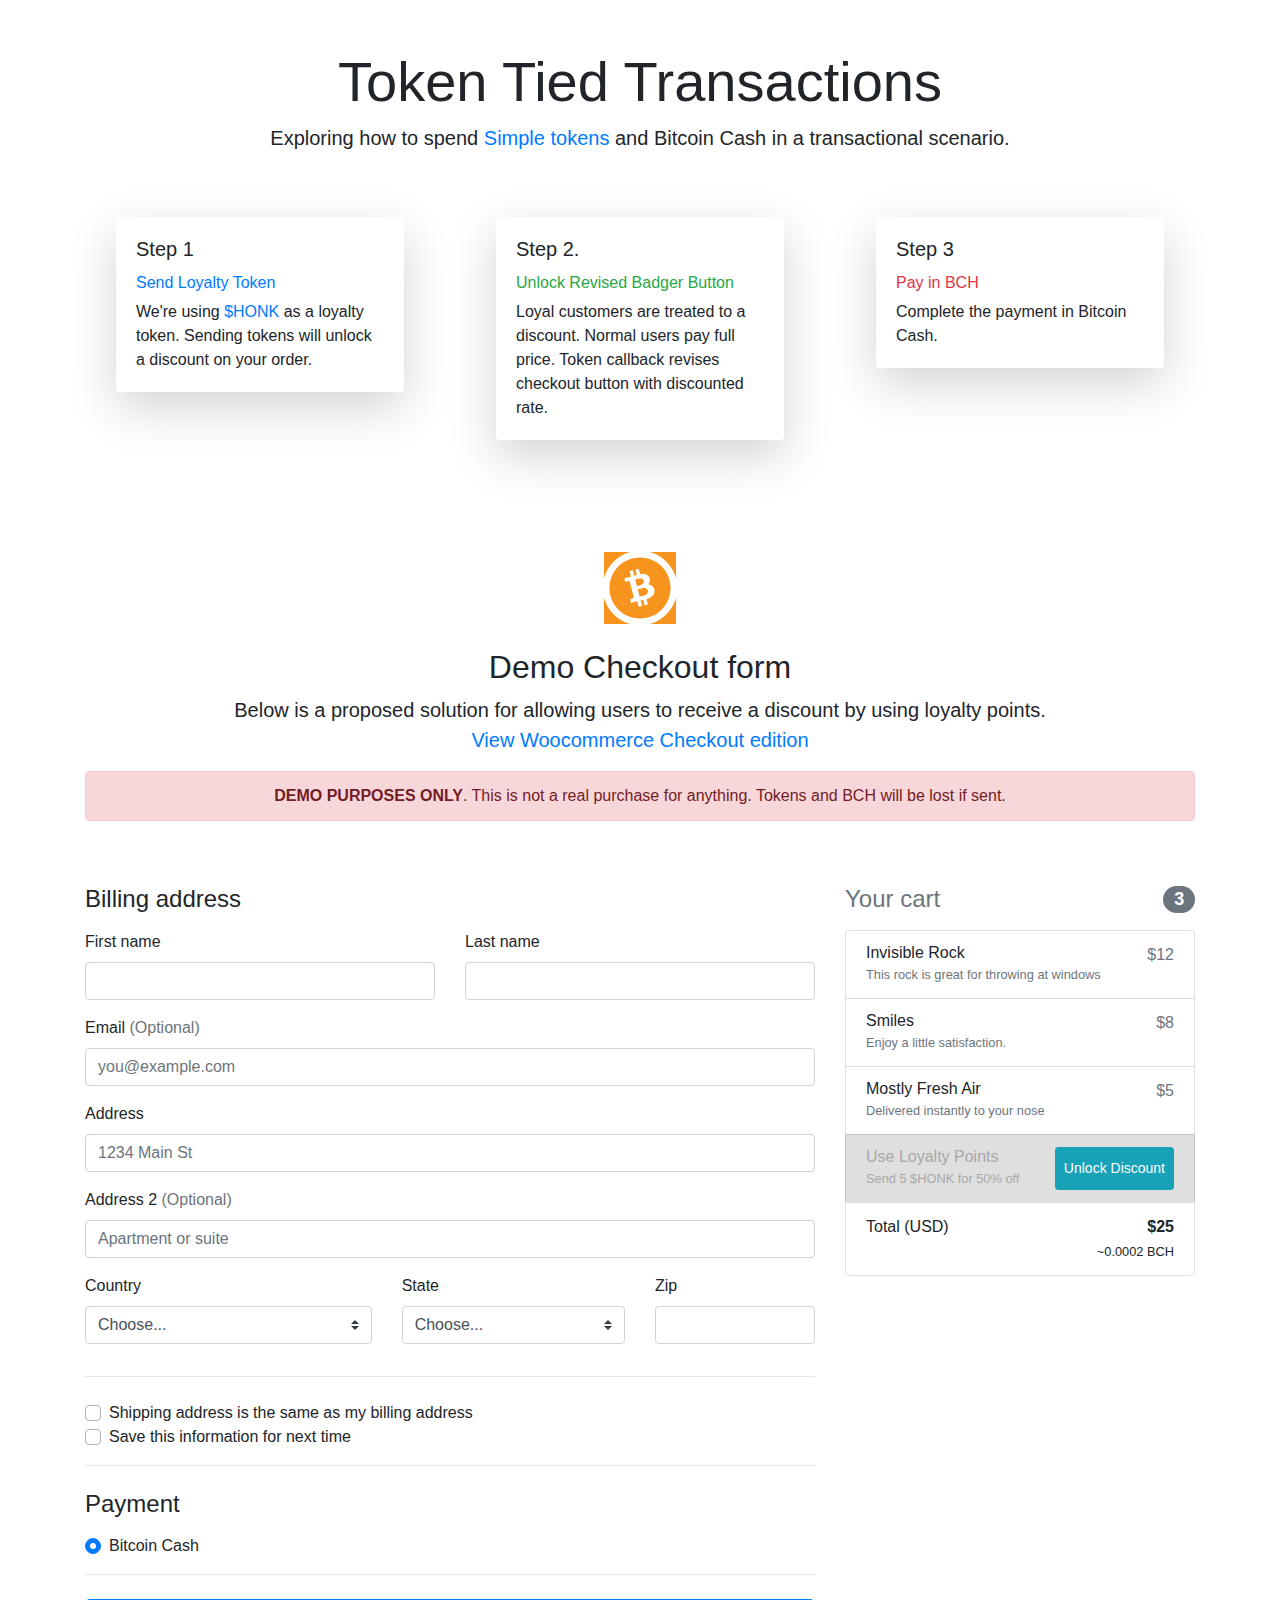
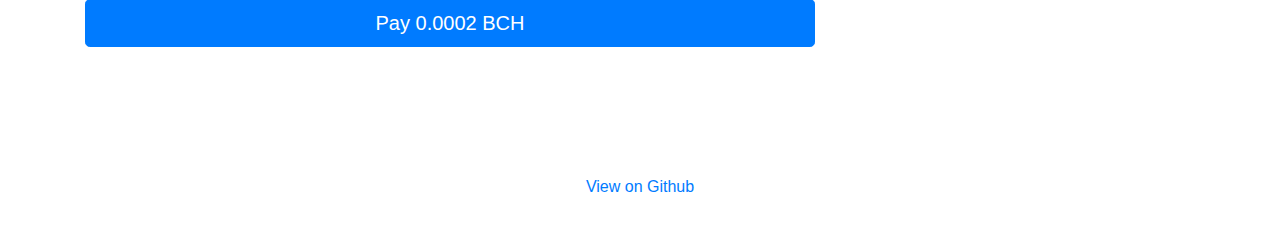
<file: index.html>
<!doctype html>
<html class="no-js" lang="">

<head>
  <meta charset="utf-8">
  <title>Loyal Badger | How to spend Loyalty Tokens with a Bitcoin Cash payment</title>
  <meta name="description" content="">
  <meta name="viewport" content="width=device-width, initial-scale=1">

  <link rel="manifest" href="site.webmanifest">
  <link rel="apple-touch-icon" href="icon.png">
  <link rel="icon" type="image/png" href="favicon.png">
  <link rel="stylesheet" href="css/normalize.css">
  <link rel="stylesheet" href="css/main.css">

  <script type="text/javascript" src="https://developer.bitcoin.com/badger/badgerToken-1.0.1.js"></script>

  <!-- <script type="text/javascript" src="https://developer.bitcoin.com/badger/badgerButton-1.0.1.js"></script> -->

  <meta name="theme-color" content="#fafafa">

  <link rel="stylesheet" href="https://stackpath.bootstrapcdn.com/bootstrap/4.3.1/css/bootstrap.min.css" integrity="sha384-ggOyR0iXCbMQv3Xipma34MD+dH/1fQ784/j6cY/iJTQUOhcWr7x9JvoRxT2MZw1T" crossorigin="anonymous">
</head>

<body>
  <!--[if IE]>
    <p class="browserupgrade">You are using an <strong>outdated</strong> browser. Please <a href="https://browsehappy.com/">upgrade your browser</a> to improve your experience and security.</p>
  <![endif]-->

  <!-- Add your site or application content here -->

  <div class="container">
    <div class="row pt-4 pb-4 text-center">
      <div class="col-sm pt-4 pb-4">
        <h3 class="display-4">Token Tied Transactions</h3>
        <p class="lead">Exploring how to spend <a href="https://simpleledger.cash/">Simple tokens</a> and Bitcoin Cash in a transactional scenario.</p>
      </div>
    </div>
    <div class="row">
      <div class="col-sm">
        <div class="card border-0 shadow-lg mb-3" style="width: 18rem;margin-left:auto;margin-right:auto;">
          <div class="card-body">
            <h5 class="card-title">Step 1</h5>
            <h6 class="text-primary">Send Loyalty Token</h6>
            <p class="card-text">We're using <a href="https://explorer.bitcoin.com/bch/tx/7f8889682d57369ed0e32336f8b7e0ffec625a35cca183f4e81fde4e71a538a1">$HONK</a> as a loyalty token. Sending tokens will unlock a discount on your order.</p>
          </div>
        </div>

      </div>
      <div class="col-sm">
        <div class="card border-0 shadow-lg mb-3" style="width: 18rem;margin-left:auto;margin-right:auto;">
          <div class="card-body">
            <h5 class="card-title">Step 2.</h5>
            <h6 class="text-success">Unlock Revised Badger Button</h6>
            <p class="card-text">Loyal customers are treated to a discount. Normal users pay full price. Token callback revises checkout button with discounted rate.</p>
          </div>
        </div>

      </div>
      <div class="col-sm">
        <div class="card border-0 shadow-lg mb-3" style="width: 18rem;margin-left:auto;margin-right:auto;">
          <div class="card-body">
            <h5 class="card-title">Step 3</h5>
            <h6 class="text-danger">Pay in BCH</h6>
            <p class="card-text">Complete the payment in Bitcoin Cash.</p>
          </div>
        </div>
      </div>
    </div>
  </div>

  <div class="container pt-5">
    <div class="py-5 text-center">
      <img class="d-block mx-auto mb-4" src="img/bch_logo.svg" alt="BCH Logo" width="72" height="72">
      <h2>Demo Checkout form</h2>
      <p class="lead">Below is a proposed solution for allowing users to receive a discount by using loyalty points. <br><a href="cart.html">View Woocommerce Checkout edition</a></p>
      <div class="alert alert-danger" role="alert">
        <strong>DEMO PURPOSES ONLY</strong>. This is not a real purchase for anything. Tokens and BCH will be lost if sent.
      </div>
      </div>

    <div class="row">
      <div class="col-md-4 order-md-2 mb-4">
        <h4 class="d-flex justify-content-between align-items-center mb-3">
          <span class="text-muted">Your cart</span>
          <span class="badge badge-secondary badge-pill">3</span>
        </h4>
        <ul class="list-group mb-3">
          <li class="list-group-item d-flex justify-content-between lh-condensed">
            <div>
              <h6 class="my-0">Invisible Rock</h6>
              <small class="text-muted">This rock is great for throwing at windows</small>
            </div>
            <span class="text-muted">$12</span>
          </li>
          <li class="list-group-item d-flex justify-content-between lh-condensed">
            <div>
              <h6 class="my-0">Smiles</h6>
              <small class="text-muted">Enjoy a little satisfaction.</small>
            </div>
            <span class="text-muted">$8</span>
          </li>
          <li class="list-group-item d-flex justify-content-between lh-condensed">
            <div>
              <h6 class="my-0">Mostly Fresh Air</h6>
              <small class="text-muted">Delivered instantly to your nose</small>
            </div>
            <span class="text-muted">$5</span>
          </li>
          <li class="list-group-item d-flex justify-content-between bg-disabled">
            <div class="text-disabled">
              <h6 class="my-0">Use Loyalty Points</h6>
              <small>Send 5 $HONK for 50% off</small>
            </div>
            <button
              class="badger-button btn btn-lg btn-info btn-sm"
              data-to="simpleledger:qpyg4qntl3kg5ucsf6eqsrt8hr34h2wn9qsvu3wuwa"
              data-success-callback=""
              data-token-protocol="slp"
              data-token-id="7f8889682d57369ed0e32336f8b7e0ffec625a35cca183f4e81fde4e71a538a1"
              data-token-amount="5"
            >
            Unlock Discount
            </button>
            <!-- Modal -->
            <div class="modal fade" id="honk" tabindex="-1" role="dialog" aria-labelledby="exampleModalLabel" aria-hidden="true">
              <div class="modal-dialog" role="document">
                <div class="modal-content">
                  <div class="modal-header">
                    <h5 class="modal-title" id="exampleModalLabel">Modal title</h5>
                    <button type="button" class="close" data-dismiss="modal" aria-label="Close">
                      <span aria-hidden="true">&times;</span>
                    </button>
                  </div>
                  <div class="modal-body">
                    ...
                  </div>
                  <div class="modal-footer">
                    <button type="button" class="btn btn-secondary" data-dismiss="modal">Close</button>
                    <button type="button" class="btn btn-primary">Save changes</button>
                  </div>
                </div>
              </div>
            </div>

          </li>
          <li class="list-group-item d-flex justify-content-between">
            <span>Total (USD)</span>
            
            <div class="text-right">
              <strong>$25</strong><br>
              <small>~0.0002 BCH</small>
            </div>
          </li>
        </ul>

      </div>
      <div class="col-md-8 order-md-1">
        <h4 class="mb-3">Billing address</h4>
        <form class="needs-validation" novalidate>
          <div class="row">
            <div class="col-md-6 mb-3">
              <label for="firstName">First name</label>
              <input type="text" class="form-control" id="firstName" placeholder="" value="" required>
              <div class="invalid-feedback">
                Valid first name is required.
              </div>
            </div>
            <div class="col-md-6 mb-3">
              <label for="lastName">Last name</label>
              <input type="text" class="form-control" id="lastName" placeholder="" value="" required>
              <div class="invalid-feedback">
                Valid last name is required.
              </div>
            </div>
          </div>

          <div class="mb-3">
            <label for="email">Email <span class="text-muted">(Optional)</span></label>
            <input type="email" class="form-control" id="email" placeholder="you@example.com">
            <div class="invalid-feedback">
              Please enter a valid email address for shipping updates.
            </div>
          </div>

          <div class="mb-3">
            <label for="address">Address</label>
            <input type="text" class="form-control" id="address" placeholder="1234 Main St" required>
            <div class="invalid-feedback">
              Please enter your shipping address.
            </div>
          </div>

          <div class="mb-3">
            <label for="address2">Address 2 <span class="text-muted">(Optional)</span></label>
            <input type="text" class="form-control" id="address2" placeholder="Apartment or suite">
          </div>

          <div class="row">
            <div class="col-md-5 mb-3">
              <label for="country">Country</label>
              <select class="custom-select d-block w-100" id="country" required>
                <option value="">Choose...</option>
                <option>United States</option>
              </select>
              <div class="invalid-feedback">
                Please select a valid country.
              </div>
            </div>
            <div class="col-md-4 mb-3">
              <label for="state">State</label>
              <select class="custom-select d-block w-100" id="state" required>
                <option value="">Choose...</option>
                <option>California</option>
              </select>
              <div class="invalid-feedback">
                Please provide a valid state.
              </div>
            </div>
            <div class="col-md-3 mb-3">
              <label for="zip">Zip</label>
              <input type="text" class="form-control" id="zip" placeholder="" required>
              <div class="invalid-feedback">
                Zip code required.
              </div>
            </div>
          </div>
          <hr class="mb-4">
          <div class="custom-control custom-checkbox">
            <input type="checkbox" class="custom-control-input" id="same-address">
            <label class="custom-control-label" for="same-address">Shipping address is the same as my billing address</label>
          </div>
          <div class="custom-control custom-checkbox">
            <input type="checkbox" class="custom-control-input" id="save-info">
            <label class="custom-control-label" for="save-info">Save this information for next time</label>
          </div>
          <hr class="mb-4">

          <h4 class="mb-3">Payment</h4>

          <div class="d-block my-3">
            <div class="custom-control custom-radio">
              <input id="bitcoincash" name="paymentMethod" type="radio" class="custom-control-input" checked required>
              <label class="custom-control-label" for="bitcoincash">Bitcoin Cash</label>
            </div>
          </div>
          
          <hr class="mb-4">
          <button
            type="submit" class="badger-button btn btn-primary btn-lg btn-block"
            data-to="bitcoincash:pp8skudq3x5hzw8ew7vzsw8tn4k8wxsqsv0lt0mf3g"
            data-satoshis="20000"
            data-success-callback=""
          >
            Pay 0.0002 BCH
          </button>
        </form>
      </div>
    </div>

    <footer class="my-5 pt-5 text-muted text-center text-small">
      <ul class="list-inline">
        <li class="list-unstyled mb-2">
          <iframe id="twitter-widget-0" scrolling="no" frameborder="0" allowtransparency="true" class="twitter-follow-button twitter-follow-button-rendered" style="position: static; visibility: visible; width: 164px; height: 20px;" title="Twitter Follow Button" src="https://platform.twitter.com/widgets/follow_button.2e9f365dae390394eb8d923cba8c5b11.en.html#dnt=false&amp;id=twitter-widget-0&amp;lang=en&amp;screen_name=maplesyrupsuckr&amp;show_count=false&amp;show_screen_name=true&amp;size=m&amp;time=1555757464798" data-screen-name="maplesyrupsuckr"></iframe><script async="" src="https://platform.twitter.com/widgets.js" charset="utf-8"></script>
        </li>
        <li>
          <a href="#">View on Github</a>
        </li>
      </ul>

    </footer>

  </div>




  <script src="js/vendor/modernizr-3.7.1.min.js"></script>
  <script src="https://code.jquery.com/jquery-3.3.1.min.js" integrity="sha256-FgpCb/KJQlLNfOu91ta32o/NMZxltwRo8QtmkMRdAu8=" crossorigin="anonymous"></script>
  <script>window.jQuery || document.write('<script src="js/vendor/jquery-3.3.1.min.js"><\/script>')</script>
  <script src="js/plugins.js"></script>
  <script src="js/main.js"></script>

  <script src="https://code.jquery.com/jquery-3.3.1.slim.min.js" integrity="sha384-q8i/X+965DzO0rT7abK41JStQIAqVgRVzpbzo5smXKp4YfRvH+8abtTE1Pi6jizo" crossorigin="anonymous"></script>
  <script src="https://cdnjs.cloudflare.com/ajax/libs/popper.js/1.14.7/umd/popper.min.js" integrity="sha384-UO2eT0CpHqdSJQ6hJty5KVphtPhzWj9WO1clHTMGa3JDZwrnQq4sF86dIHNDz0W1" crossorigin="anonymous"></script>
  <script src="https://stackpath.bootstrapcdn.com/bootstrap/4.3.1/js/bootstrap.min.js" integrity="sha384-JjSmVgyd0p3pXB1rRibZUAYoIIy6OrQ6VrjIEaFf/nJGzIxFDsf4x0xIM+B07jRM" crossorigin="anonymous"></script>

  <!-- Google Analytics: change UA-XXXXX-Y to be your site's ID. -->
  <script>
    window.ga = function () { ga.q.push(arguments) }; ga.q = []; ga.l = +new Date;
    ga('create', 'UA-XXXXX-Y', 'auto'); ga('set','transport','beacon'); ga('send', 'pageview')
  </script>

  <script>
        // Example starter JavaScript for disabling form submissions if there are invalid fields
        (function() {
          'use strict';

          window.addEventListener('load', function() {
            // Fetch all the forms we want to apply custom Bootstrap validation styles to
            var forms = document.getElementsByClassName('needs-validation');

            // Loop over them and prevent submission
            var validation = Array.prototype.filter.call(forms, function(form) {
              form.addEventListener('submit', function(event) {
                if (form.checkValidity() === false) {
                  event.preventDefault();
                  event.stopPropagation();
                }
                form.classList.add('was-validated');
              }, false);
            });
          }, false);
        })();
      </script>

  <script src="https://www.google-analytics.com/analytics.js" async defer></script>
</body>

</html>
</file>
<file: css/main.css>
/*! HTML5 Boilerplate v7.1.0 | MIT License | https://html5boilerplate.com/ */

/* main.css 1.0.0 | MIT License | https://github.com/h5bp/main.css#readme */
/*
 * What follows is the result of much research on cross-browser styling.
 * Credit left inline and big thanks to Nicolas Gallagher, Jonathan Neal,
 * Kroc Camen, and the H5BP dev community and team.
 */

 
/* ==========================================================================
   Base styles: opinionated defaults
   ========================================================================== */

   html {
    color: #222;
    font-size: 1em;
    line-height: 1.4;
}

/*
 * Remove text-shadow in selection highlight:
 * https://twitter.com/miketaylr/status/12228805301
 *
 * Vendor-prefixed and regular ::selection selectors cannot be combined:
 * https://stackoverflow.com/a/16982510/7133471
 *
 * Customize the background color to match your design.
 */

::-moz-selection {
    background: #b3d4fc;
    text-shadow: none;
}

::selection {
    background: #b3d4fc;
    text-shadow: none;
}

/*
 * A better looking default horizontal rule
 */

hr {
    display: block;
    height: 1px;
    border: 0;
    border-top: 1px solid #ccc;
    margin: 1em 0;
    padding: 0;
}

/*
 * Remove the gap between audio, canvas, iframes,
 * images, videos and the bottom of their containers:
 * https://github.com/h5bp/html5-boilerplate/issues/440
 */

audio,
canvas,
iframe,
img,
svg,
video {
    vertical-align: middle;
}

/*
 * Remove default fieldset styles.
 */

fieldset {
    border: 0;
    margin: 0;
    padding: 0;
}

/*
 * Allow only vertical resizing of textareas.
 */

textarea {
    resize: vertical;
}

/* ==========================================================================
   Browser Upgrade Prompt
   ========================================================================== */

.browserupgrade {
    margin: 0.2em 0;
    background: #ccc;
    color: #000;
    padding: 0.2em 0;
}




 /* ==========================================================================
   Author's custom styles
   ========================================================================== */

.bg-disabled {
  background-color:#DFDFDF !important;
}

.text-disabled {
  color:#A8A8A8;
}














 /* ==========================================================================
   Helper classes
   ========================================================================== */

/*
 * Hide visually and from screen readers
 */

 .hidden {
  display: none !important;
}

/*
* Hide only visually, but have it available for screen readers:
* https://snook.ca/archives/html_and_css/hiding-content-for-accessibility
*
* 1. For long content, line feeds are not interpreted as spaces and small width
*    causes content to wrap 1 word per line:
*    https://medium.com/@jessebeach/beware-smushed-off-screen-accessible-text-5952a4c2cbfe
*/

.visuallyhidden {
  border: 0;
  clip: rect(0 0 0 0);
  height: 1px;
  margin: -1px;
  overflow: hidden;
  padding: 0;
  position: absolute;
  width: 1px;
  white-space: nowrap; /* 1 */
}

/*
* Extends the .visuallyhidden class to allow the element
* to be focusable when navigated to via the keyboard:
* https://www.drupal.org/node/897638
*/

.visuallyhidden.focusable:active,
.visuallyhidden.focusable:focus {
  clip: auto;
  height: auto;
  margin: 0;
  overflow: visible;
  position: static;
  width: auto;
  white-space: inherit;
}

/*
* Hide visually and from screen readers, but maintain layout
*/

.invisible {
  visibility: hidden;
}

/*
* Clearfix: contain floats
*
* For modern browsers
* 1. The space content is one way to avoid an Opera bug when the
*    `contenteditable` attribute is included anywhere else in the document.
*    Otherwise it causes space to appear at the top and bottom of elements
*    that receive the `clearfix` class.
* 2. The use of `table` rather than `block` is only necessary if using
*    `:before` to contain the top-margins of child elements.
*/

.clearfix:before,
.clearfix:after {
  content: " "; /* 1 */
  display: table; /* 2 */
}

.clearfix:after {
  clear: both;
}

 
/* ==========================================================================
   EXAMPLE Media Queries for Responsive Design.
   These examples override the primary ('mobile first') styles.
   Modify as content requires.
   ========================================================================== */

   @media only screen and (min-width: 35em) {
    /* Style adjustments for viewports that meet the condition */
}

@media print,
       (-webkit-min-device-pixel-ratio: 1.25),
       (min-resolution: 1.25dppx),
       (min-resolution: 120dpi) {
    /* Style adjustments for high resolution devices */
}

 
/* ==========================================================================
   Print styles.
   Inlined to avoid the additional HTTP request:
   https://www.phpied.com/delay-loading-your-print-css/
   ========================================================================== */

   @media print {
    *,
    *:before,
    *:after {
        background: transparent !important;
        color: #000 !important; /* Black prints faster */
        -webkit-box-shadow: none !important;
        box-shadow: none !important;
        text-shadow: none !important;
    }

    a,
    a:visited {
        text-decoration: underline;
    }

    a[href]:after {
        content: " (" attr(href) ")";
    }

    abbr[title]:after {
        content: " (" attr(title) ")";
    }

    /*
     * Don't show links that are fragment identifiers,
     * or use the `javascript:` pseudo protocol
     */

    a[href^="#"]:after,
    a[href^="javascript:"]:after {
        content: "";
    }

    pre {
        white-space: pre-wrap !important;
    }
    pre,
    blockquote {
        border: 1px solid #999;
        page-break-inside: avoid;
    }

    /*
     * Printing Tables:
     * http://css-discuss.incutio.com/wiki/Printing_Tables
     */

    thead {
        display: table-header-group;
    }

    tr,
    img {
        page-break-inside: avoid;
    }

    p,
    h2,
    h3 {
        orphans: 3;
        widows: 3;
    }

    h2,
    h3 {
        page-break-after: avoid;
    }
}
</file>
